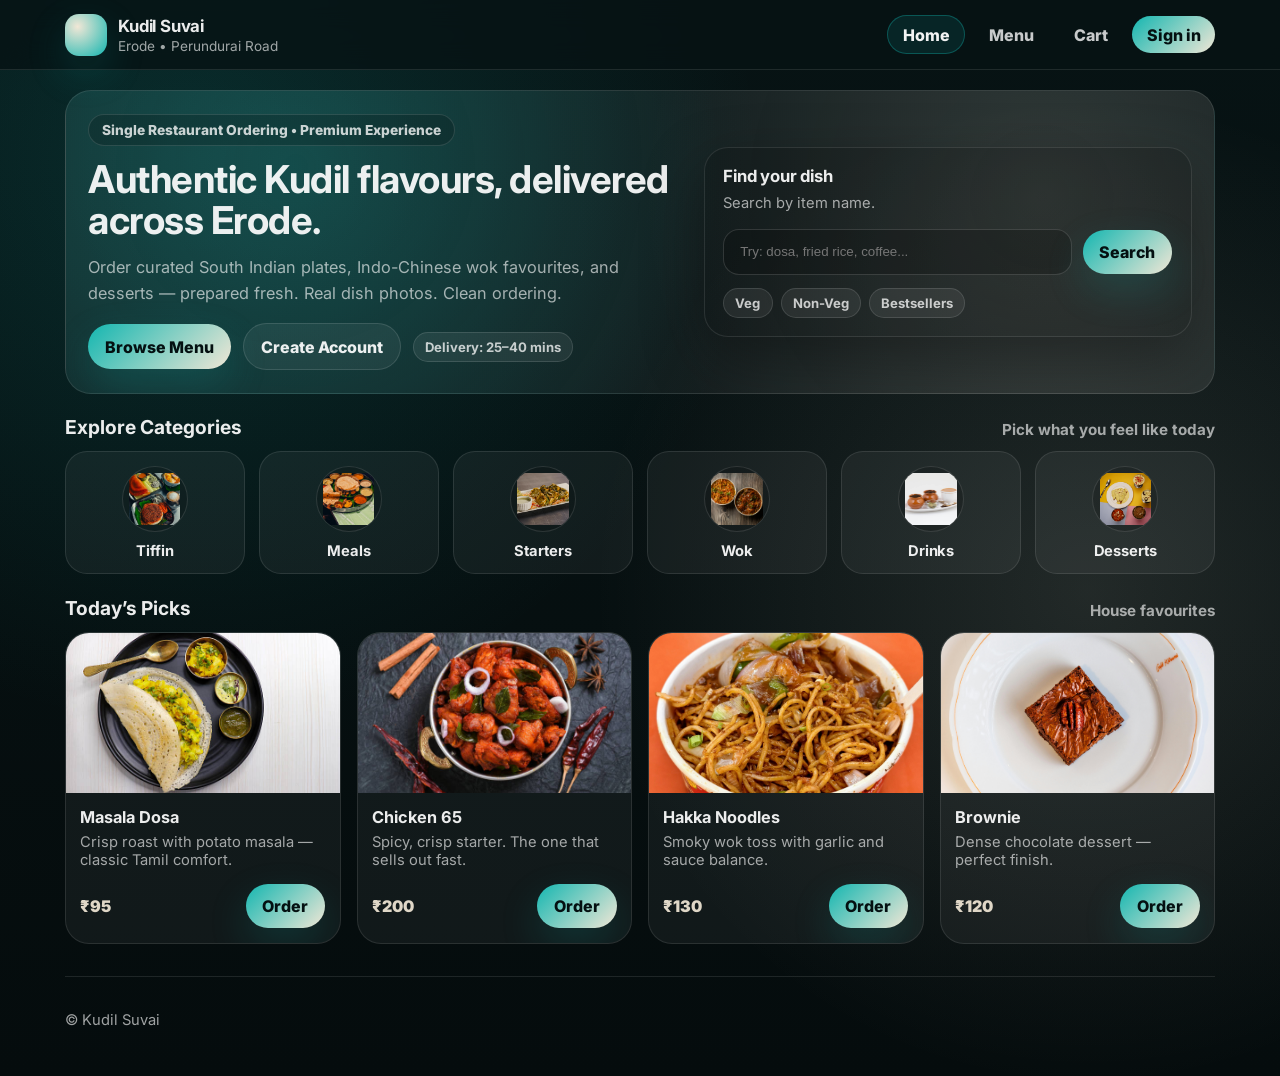
<file: index.html>
<!DOCTYPE html>
<html lang="en">
<head>
  <meta charset="UTF-8" />
  <meta name="viewport" content="width=device-width, initial-scale=1.0" />
  <title>Kudil Suvai • Erode</title>

  <link rel="stylesheet" href="base.css" />

  <style>
    /* Home only styles */
    .hero{
      margin-top: 1.25rem;
      padding: 1.4rem;
      border-radius: 26px;
      border: 1px solid rgba(255,255,255,.10);
      background:
        radial-gradient(circle at 20% 25%, rgba(19,182,176,.20), transparent 45%),
        radial-gradient(circle at 85% 35%, rgba(241,231,214,.14), transparent 40%),
        rgba(255,255,255,.05);
      overflow: hidden;
      position: relative;
    }

    .heroGrid{
      display:grid;
      grid-template-columns: 1.1fr .9fr;
      gap: 1.2rem;
      align-items:center;
    }

    .pill{
      display:inline-flex;
      gap:.5rem;
      align-items:center;
      padding:.45rem .8rem;
      border-radius: 999px;
      border:1px solid rgba(255,255,255,.12);
      background: rgba(0,0,0,.18);
      color: rgba(255,255,255,.78);
      font-weight: 800;
      font-size:.86rem;
    }

    .hero h1{
      margin:.8rem 0 0;
      font-size: clamp(2rem, 3vw, 2.65rem);
      line-height: 1.08;
      letter-spacing: -.5px;
    }

    .hero p{
      margin:.75rem 0 0;
      color: var(--muted);
      max-width: 62ch;
      font-size: 1.02rem;
      line-height: 1.6;
    }

    .heroCtas{
      margin-top: 1.1rem;
      display:flex;
      gap:.75rem;
      flex-wrap:wrap;
      align-items:center;
    }

    /* Search */
    .searchPanel{
      padding: 1.15rem;
      border-radius: 24px;
      border:1px solid rgba(255,255,255,.10);
      background: rgba(0,0,0,.18);
      box-shadow: 0 22px 60px rgba(0,0,0,.35);
    }

    .searchPanel h3{
      margin:0;
      font-size: 1.05rem;
      letter-spacing: -.2px;
    }

    .searchPanel p{
      margin:.35rem 0 0;
      color: var(--muted);
      font-size:.92rem;
    }

    .searchRow{
      margin-top: .85rem;
      display:flex;
      gap:.65rem;
      align-items:center;
      flex-wrap:wrap;
    }

    .searchRow input{
      flex: 1;
      min-width: 220px;
    }

    /* Category grid */
    .section{
      margin-top: 1.35rem;
    }

    .secTitle{
      display:flex;
      justify-content:space-between;
      gap:1rem;
      align-items:flex-end;
      margin-bottom: .75rem;
    }
    .secTitle h2{
      margin:0;
      font-size: 1.2rem;
    }
    .secTitle span{
      color: var(--muted);
      font-size:.95rem;
      font-weight: 700;
    }

    .catGrid{
      display:grid;
      grid-template-columns: repeat(6, 1fr);
      gap: .9rem;
    }

    .catCard{
      padding: .85rem .75rem;
      border-radius: 22px;
      border:1px solid rgba(255,255,255,.10);
      background: rgba(255,255,255,.05);
      display:flex;
      flex-direction:column;
      align-items:center;
      gap: .6rem;
      transition: transform .15s ease, border-color .15s ease;
    }
    .catCard:hover{
      transform: translateY(-3px);
      border-color: rgba(19,182,176,.35);
    }

    .catIcon{
      width: 66px;
      height: 66px;
      border-radius: 999px;
      border:1px solid rgba(255,255,255,.12);
      background: rgba(0,0,0,.16);
      display:flex;
      align-items:center;
      justify-content:center;
      overflow:hidden;
    }

    .catIcon img{
      width: 80%;
      height: 80%;
      object-fit: cover;
    }

    .catCard b{
      font-size:.92rem;
      letter-spacing: -.1px;
    }

    /* Featured dishes */
    .dishRow{
      display:grid;
      grid-template-columns: repeat(4,1fr);
      gap: 1rem;
    }

    .dish{
      border-radius: 24px;
      border:1px solid rgba(255,255,255,.10);
      background: rgba(255,255,255,.05);
      overflow:hidden;
      transition: transform .15s ease, border-color .15s ease;
    }
    .dish:hover{
      transform: translateY(-4px);
      border-color: rgba(19,182,176,.35);
    }

    .dishImg{
      height: 160px;
      background: rgba(0,0,0,.20);
    }
    .dishImg img{
      width:100%;
      height:100%;
      object-fit: cover;
      display:block;
    }

    .dishBody{
      padding: .9rem;
    }
    .dishBody h3{
      margin:0;
      font-size: 1.02rem;
    }
    .dishBody p{
      margin:.35rem 0 0;
      color: var(--muted);
      font-size: .92rem;
      min-height: 38px;
    }
    .dishFoot{
      margin-top:.8rem;
      display:flex;
      justify-content:space-between;
      align-items:center;
      gap:.7rem;
    }
    .price{
      font-weight: 900;
      color: rgba(241,231,214,.92);
    }

    @media(max-width: 1000px){
      .heroGrid{ grid-template-columns: 1fr; }
      .catGrid{ grid-template-columns: repeat(3,1fr); }
      .dishRow{ grid-template-columns: repeat(2,1fr); }
    }

    @media(max-width: 520px){
      .catGrid{ grid-template-columns: repeat(2,1fr); }
      .dishRow{ grid-template-columns: 1fr; }
    }
  </style>
</head>

<body>

  <!-- Navbar -->
  <header class="header">
    <div class="container topbar">

      <a class="brand" href="index.html" aria-label="Kudil Suvai Home">
        <div class="logoMark"></div>
        <div class="brandText">
          <b>Kudil Suvai</b>
          <small>Erode • Perundurai Road</small>
        </div>
      </a>

      <nav class="nav" aria-label="Main navigation">
        <a class="active" href="index.html">Home</a>
        <a href="menu.html">Menu</a>
        <a href="cart.html">Cart</a>
        <a class="navBtn" href="login.html">Sign in</a>
      </nav>

    </div>
  </header>

  <main class="container">

    <!-- HERO -->
    <section class="hero" aria-label="Home hero">
      <div class="heroGrid">
        <div>
          <span class="pill">Single Restaurant Ordering • Premium Experience</span>
          <h1>Authentic Kudil flavours, delivered across Erode.</h1>
          <p>
            Order curated South Indian plates, Indo-Chinese wok favourites, and desserts —
            prepared fresh. Real dish photos. Clean ordering.
          </p>

          <div class="heroCtas">
            <a class="btn primary" href="menu.html">Browse Menu</a>
            <a class="btn" href="register.html">Create Account</a>
            <span class="badge">Delivery: 25–40 mins</span>
          </div>
        </div>

        <aside class="searchPanel" aria-label="Search">
          <h3>Find your dish</h3>
          <p>Search by item name.</p>

          <div class="searchRow">
            <input class="input" type="search" placeholder="Try: dosa, fried rice, coffee..." />
            <a class="btn primary" href="menu.html">Search</a>
          </div>

          <div style="margin-top:.85rem;display:flex;gap:.5rem;flex-wrap:wrap;">
            <span class="badge">Veg</span>
            <span class="badge">Non-Veg</span>
            <span class="badge">Bestsellers</span>
          </div>
        </aside>
      </div>
    </section>

    <!-- CATEGORIES -->
    <section class="section" aria-label="Categories">
      <div class="secTitle">
        <h2>Explore Categories</h2>
        <span>Pick what you feel like today</span>
      </div>

      <div class="catGrid">
        <a class="catCard" href="menu.html#tiffin">
          <div class="catIcon"><img src="tiffin.jpg" alt="Tiffin"></div>
          <b>Tiffin</b>
        </a>

        <a class="catCard" href="menu.html#meals">
          <div class="catIcon"><img src="meals.jpg" alt="Meals"></div>
          <b>Meals</b>
        </a>

        <a class="catCard" href="menu.html#starters">
          <div class="catIcon"><img src="starters.jpg" alt="Starters"></div>
          <b>Starters</b>
        </a>

        <a class="catCard" href="menu.html#wok">
          <div class="catIcon"><img src="wok.jpg" alt="Wok"></div>
          <b>Wok</b>
        </a>

        <a class="catCard" href="menu.html#beverages">
          <div class="catIcon"><img src="beverages.jpg" alt="Beverages"></div>
          <b>Drinks</b>
        </a>

        <a class="catCard" href="menu.html#desserts">
          <div class="catIcon"><img src="desserts.jpg" alt="Desserts"></div>
          <b>Desserts</b>
        </a>
      </div>
    </section>

    <!-- FEATURED -->
    <section class="section" aria-label="Featured items">
      <div class="secTitle">
        <h2>Today’s Picks</h2>
        <span>House favourites</span>
      </div>

      <div class="dishRow">
        <article class="dish">
          <div class="dishImg"><img src="masaladosa.jpg" alt="Masala Dosa"></div>
          <div class="dishBody">
            <h3>Masala Dosa</h3>
            <p>Crisp roast with potato masala — classic Tamil comfort.</p>
            <div class="dishFoot">
              <span class="price">₹95</span>
              <a class="btn primary" href="menu.html#tiffin">Order</a>
            </div>
          </div>
        </article>

        <article class="dish">
          <div class="dishImg"><img src="chicken65.jpg" alt="Chicken 65"></div>
          <div class="dishBody">
            <h3>Chicken 65</h3>
            <p>Spicy, crisp starter. The one that sells out fast.</p>
            <div class="dishFoot">
              <span class="price">₹200</span>
              <a class="btn primary" href="menu.html#starters">Order</a>
            </div>
          </div>
        </article>

        <article class="dish">
          <div class="dishImg"><img src="hakkanoodles.jpg" alt="Hakka Noodles"></div>
          <div class="dishBody">
            <h3>Hakka Noodles</h3>
            <p>Smoky wok toss with garlic and sauce balance.</p>
            <div class="dishFoot">
              <span class="price">₹130</span>
              <a class="btn primary" href="menu.html#wok">Order</a>
            </div>
          </div>
        </article>

        <article class="dish">
          <div class="dishImg"><img src="brwnie.jpg" alt="Brownie"></div>
          <div class="dishBody">
            <h3>Brownie</h3>
            <p>Dense chocolate dessert — perfect finish.</p>
            <div class="dishFoot">
              <span class="price">₹120</span>
              <a class="btn primary" href="menu.html#desserts">Order</a>
            </div>
          </div>
        </article>
      </div>
    </section>

    <footer class="footer">
      <p>© Kudil Suvai </p>
    </footer>

  </main>
</body>
</html>
</file>
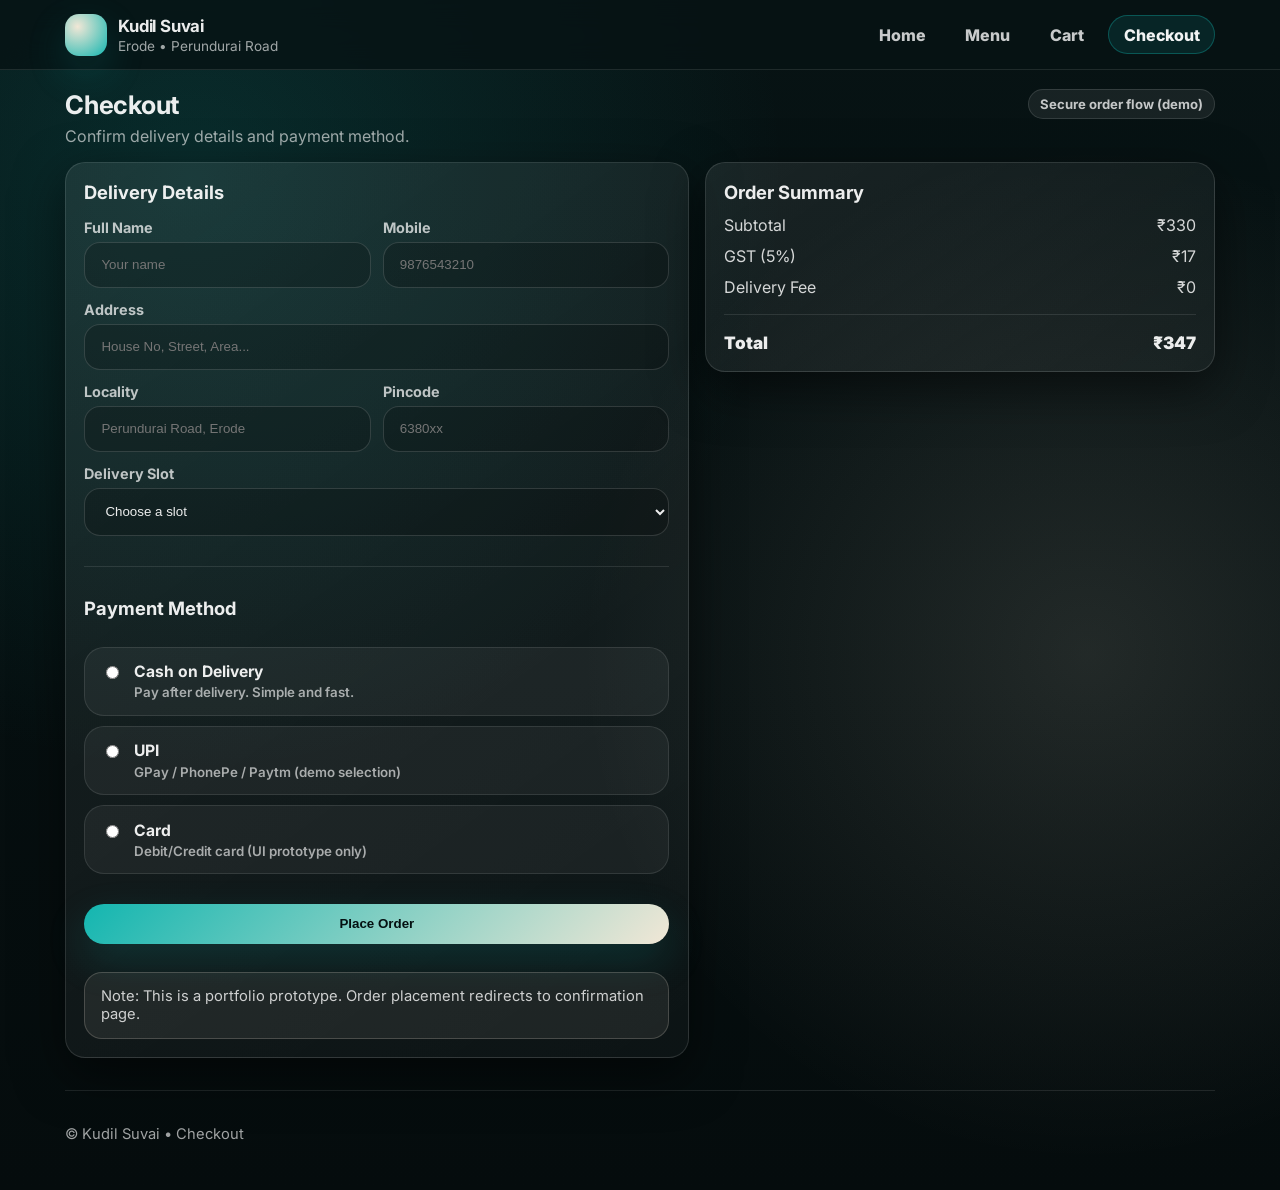
<file: checkout.html>
<!DOCTYPE html>
<html lang="en">
<head>
  <meta charset="UTF-8" />
  <meta name="viewport" content="width=device-width, initial-scale=1.0" />
  <title>Kudil Suvai • Checkout</title>

  <link rel="stylesheet" href="base.css" />
  <link rel="stylesheet" href="checkout.css" />
</head>

<body>

  <!-- Navbar -->
  <header class="header">
    <div class="container topbar">
      <a class="brand" href="index.html">
        <div class="logoMark"></div>
        <div class="brandText">
          <b>Kudil Suvai</b>
          <small>Erode • Perundurai Road</small>
        </div>
      </a>

      <nav class="nav">
        <a href="index.html">Home</a>
        <a href="menu.html">Menu</a>
        <a href="cart.html">Cart</a>
        <a class="active" href="checkout.html">Checkout</a>
      </nav>
    </div>
  </header>

  <main class="container">

    <section class="checkHead">
      <div>
        <h1>Checkout</h1>
        <p>Confirm delivery details and payment method.</p>
      </div>
      <span class="badge">Secure order flow (demo)</span>
    </section>

    <section class="checkLayout">

      <!-- LEFT -->
      <section class="card panel" aria-label="Checkout form">
        <h2>Delivery Details</h2>

        <form class="form" action="success.html" method="get">

          <div class="row2">
            <div>
              <label class="label" for="name">Full Name</label>
              <input class="input" id="name" name="name" type="text" required placeholder="Your name" />
            </div>

            <div>
              <label class="label" for="mobile">Mobile</label>
              <input class="input" id="mobile" name="mobile" type="tel" required placeholder="9876543210" pattern="[0-9]{10}" />
            </div>
          </div>

          <div>
            <label class="label" for="address">Address</label>
            <input class="input" id="address" name="address" type="text" required placeholder="House No, Street, Area..." />
          </div>

          <div class="row2">
            <div>
              <label class="label" for="locality">Locality</label>
              <input class="input" id="locality" name="locality" type="text" required placeholder="Perundurai Road, Erode" />
            </div>
            <div>
              <label class="label" for="pincode">Pincode</label>
              <input class="input" id="pincode" name="pincode" type="text" required placeholder="6380xx" />
            </div>
          </div>

          <div>
            <label class="label" for="slot">Delivery Slot</label>
            <select class="select" id="slot" name="slot" required>
              <option value="">Choose a slot</option>
              <option>ASAP (25–40 mins)</option>
              <option>In 1 hour</option>
              <option>Tonight (7 PM – 9 PM)</option>
            </select>
          </div>

          <div class="hr"></div>

          <h2>Payment Method</h2>
          <div class="payGrid">

            <label class="payCard">
              <input type="radio" name="pay" required />
              <div>
                <b>Cash on Delivery</b>
                <small>Pay after delivery. Simple and fast.</small>
              </div>
            </label>

            <label class="payCard">
              <input type="radio" name="pay" required />
              <div>
                <b>UPI</b>
                <small>GPay / PhonePe / Paytm (demo selection)</small>
              </div>
            </label>

            <label class="payCard">
              <input type="radio" name="pay" required />
              <div>
                <b>Card</b>
                <small>Debit/Credit card (UI prototype only)</small>
              </div>
            </label>

          </div>

          <button class="btn primary placeBtn" type="submit">Place Order</button>

          <div class="note">
            Note: This is a portfolio prototype. Order placement redirects to confirmation page.
          </div>

        </form>
      </section>

      <!-- RIGHT -->
      <aside class="card summary" aria-label="Order summary">
        <h2>Order Summary</h2>

        <div class="line">
          <div>Subtotal</div>
          <div>₹330</div>
        </div>
        <div class="line">
          <div>GST (5%)</div>
          <div>₹17</div>
        </div>
        <div class="line">
          <div>Delivery Fee</div>
          <div>₹0</div>
        </div>

        <div class="hr"></div>

        <div class="total">
          <div>Total</div>
          <div>₹347</div>
        </div>

        
    </section>

    <footer class="footer">
      <p>© Kudil Suvai • Checkout</p>
    </footer>

  </main>
</body>
</html>
</file>
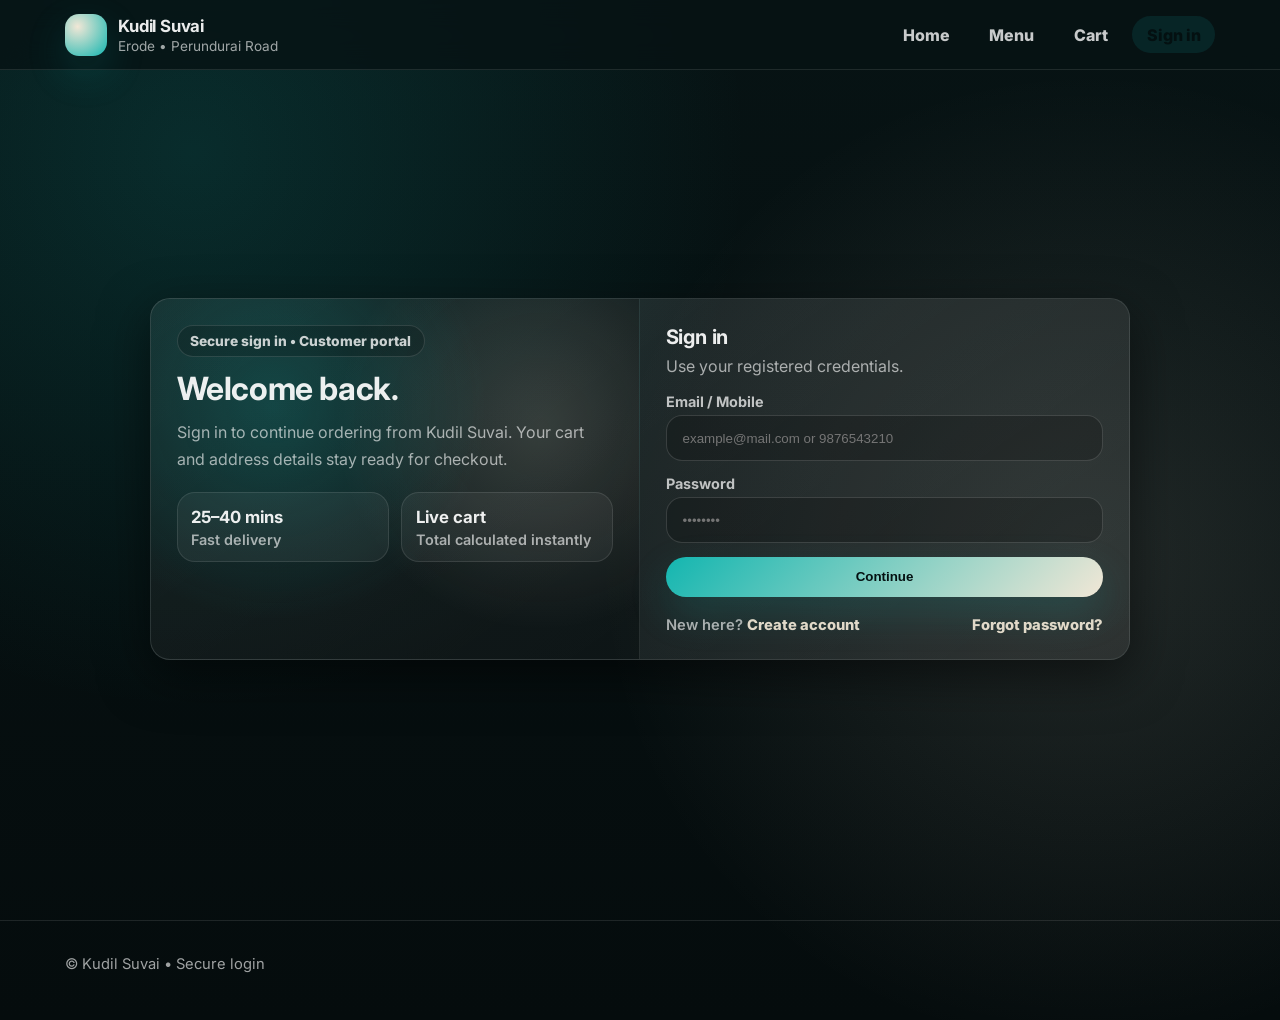
<file: login.html>
<!DOCTYPE html>
<html lang="en">
<head>
  <meta charset="UTF-8" />
  <meta name="viewport" content="width=device-width, initial-scale=1.0" />
  <title>Kudil Suvai • Login</title>

  <link rel="stylesheet" href="base.css" />
  <link rel="stylesheet" href="auth.css" />
</head>

<body>

  <!-- Navbar -->
  <header class="header">
    <div class="container topbar">
      <a class="brand" href="index.html">
        <div class="logoMark"></div>
        <div class="brandText">
          <b>Kudil Suvai</b>
          <small>Erode • Perundurai Road</small>
        </div>
      </a>

      <nav class="nav">
        <a href="index.html">Home</a>
        <a href="menu.html">Menu</a>
        <a href="cart.html">Cart</a>
        <a class="navBtn active" href="login.html">Sign in</a>
      </nav>
    </div>
  </header>

  <main class="authWrap">
    <section class="card authCard" aria-label="Login section">

      <div class="authLeft">
        <span class="pill">Secure sign in • Customer portal</span>
        <h1>Welcome back.</h1>
        <p>
          Sign in to continue ordering from Kudil Suvai.
          Your cart and address details stay ready for checkout.
        </p>

        <div class="miniStats">
          <div class="miniStat">
            <b>25–40 mins</b>
            <span>Fast delivery</span>
          </div>
          <div class="miniStat">
            <b>Live cart</b>
            <span>Total calculated instantly</span>
          </div>
        </div>
      </div>

      <div class="authRight">
        <h2>Sign in</h2>
        <p>Use your registered credentials.</p>

        <form class="form" action="menu.html" method="get">
          <div>
            <label class="label" for="email">Email / Mobile</label>
            <input class="input" id="email" name="email" type="text" required placeholder="example@mail.com or 9876543210">
          </div>

          <div>
            <label class="label" for="pass">Password</label>
            <input class="input" id="pass" name="pass" type="password" required placeholder="••••••••">
          </div>

          <button class="btn primary" type="submit">Continue</button>

          <div class="formFooter">
            <span class="helper">New here? <a href="register.html">Create account</a></span>
            <span class="helper"><a href="#">Forgot password?</a></span>
          </div>
        </form>
      </div>

    </section>
  </main>

  <footer class="footer">
    <div class="container">
      <p>© Kudil Suvai • Secure login</p>
    </div>
    
  </footer>

</body>
</html>
</file>
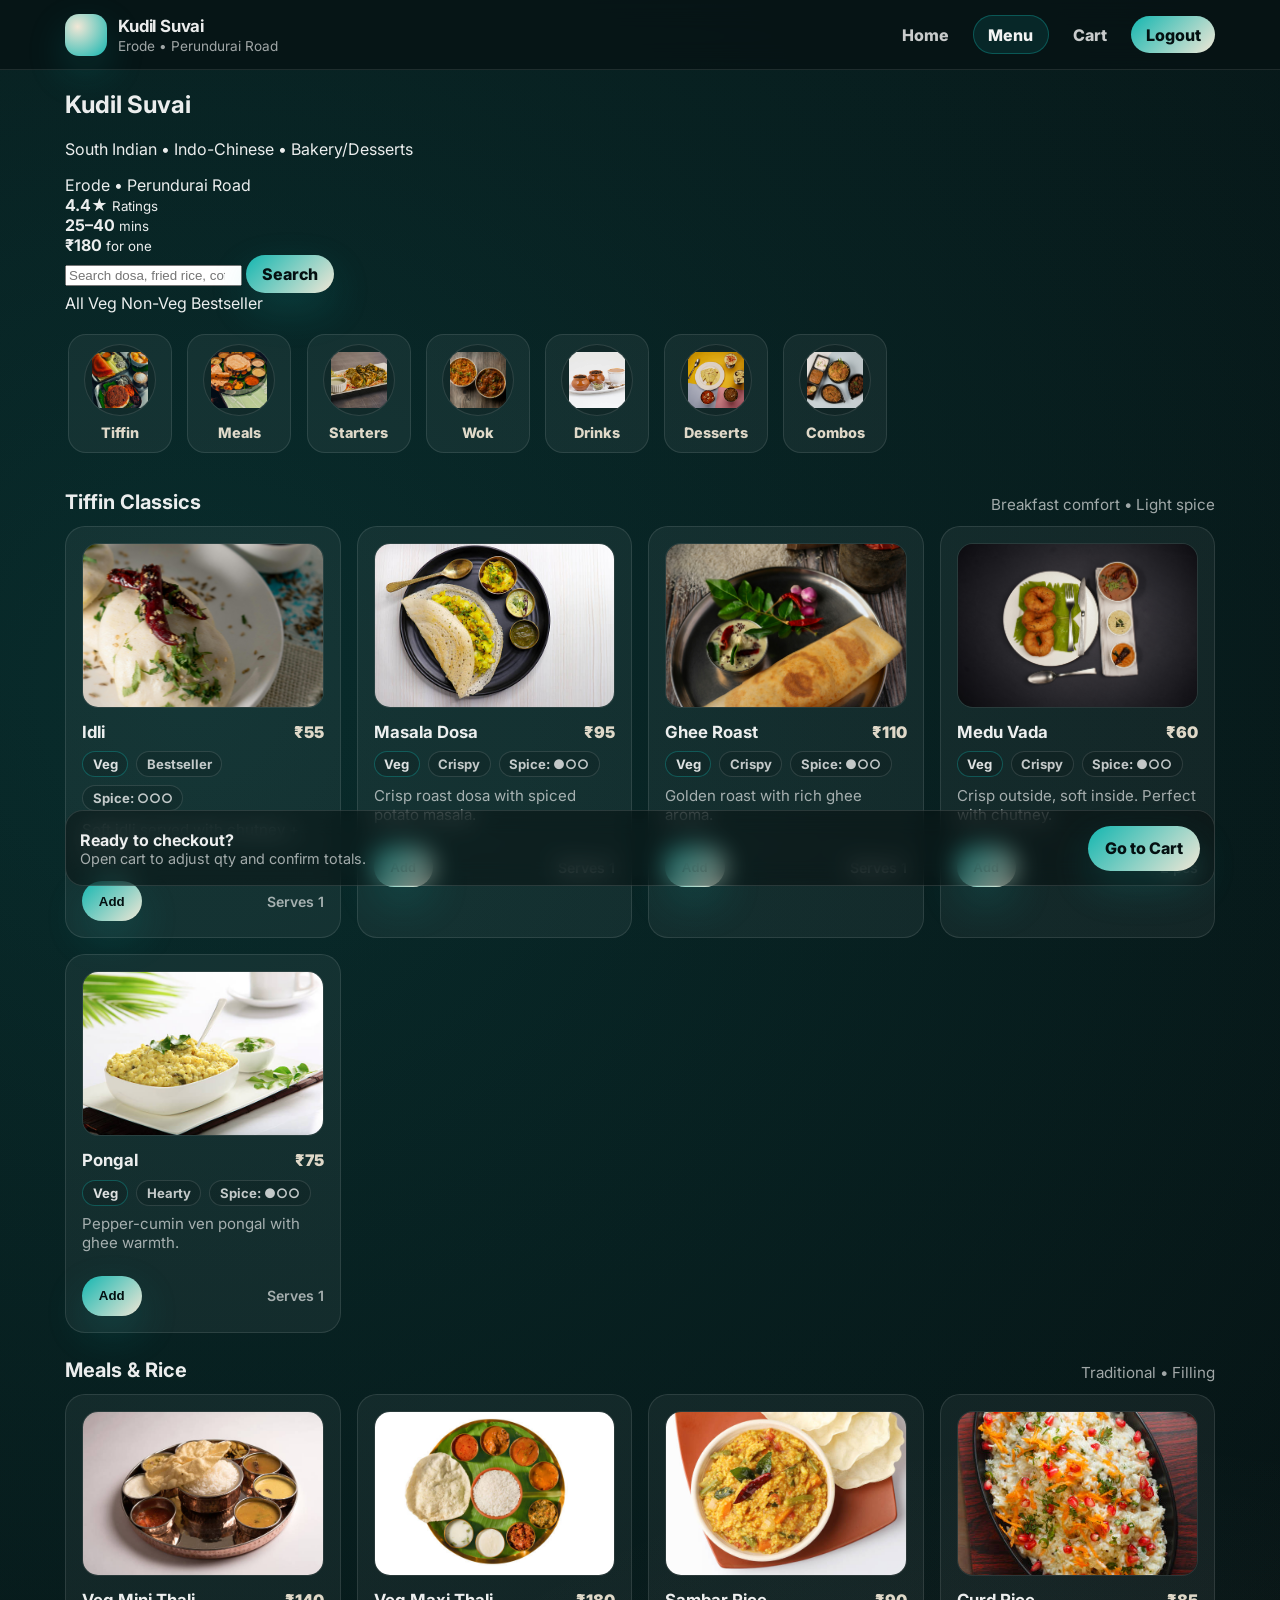
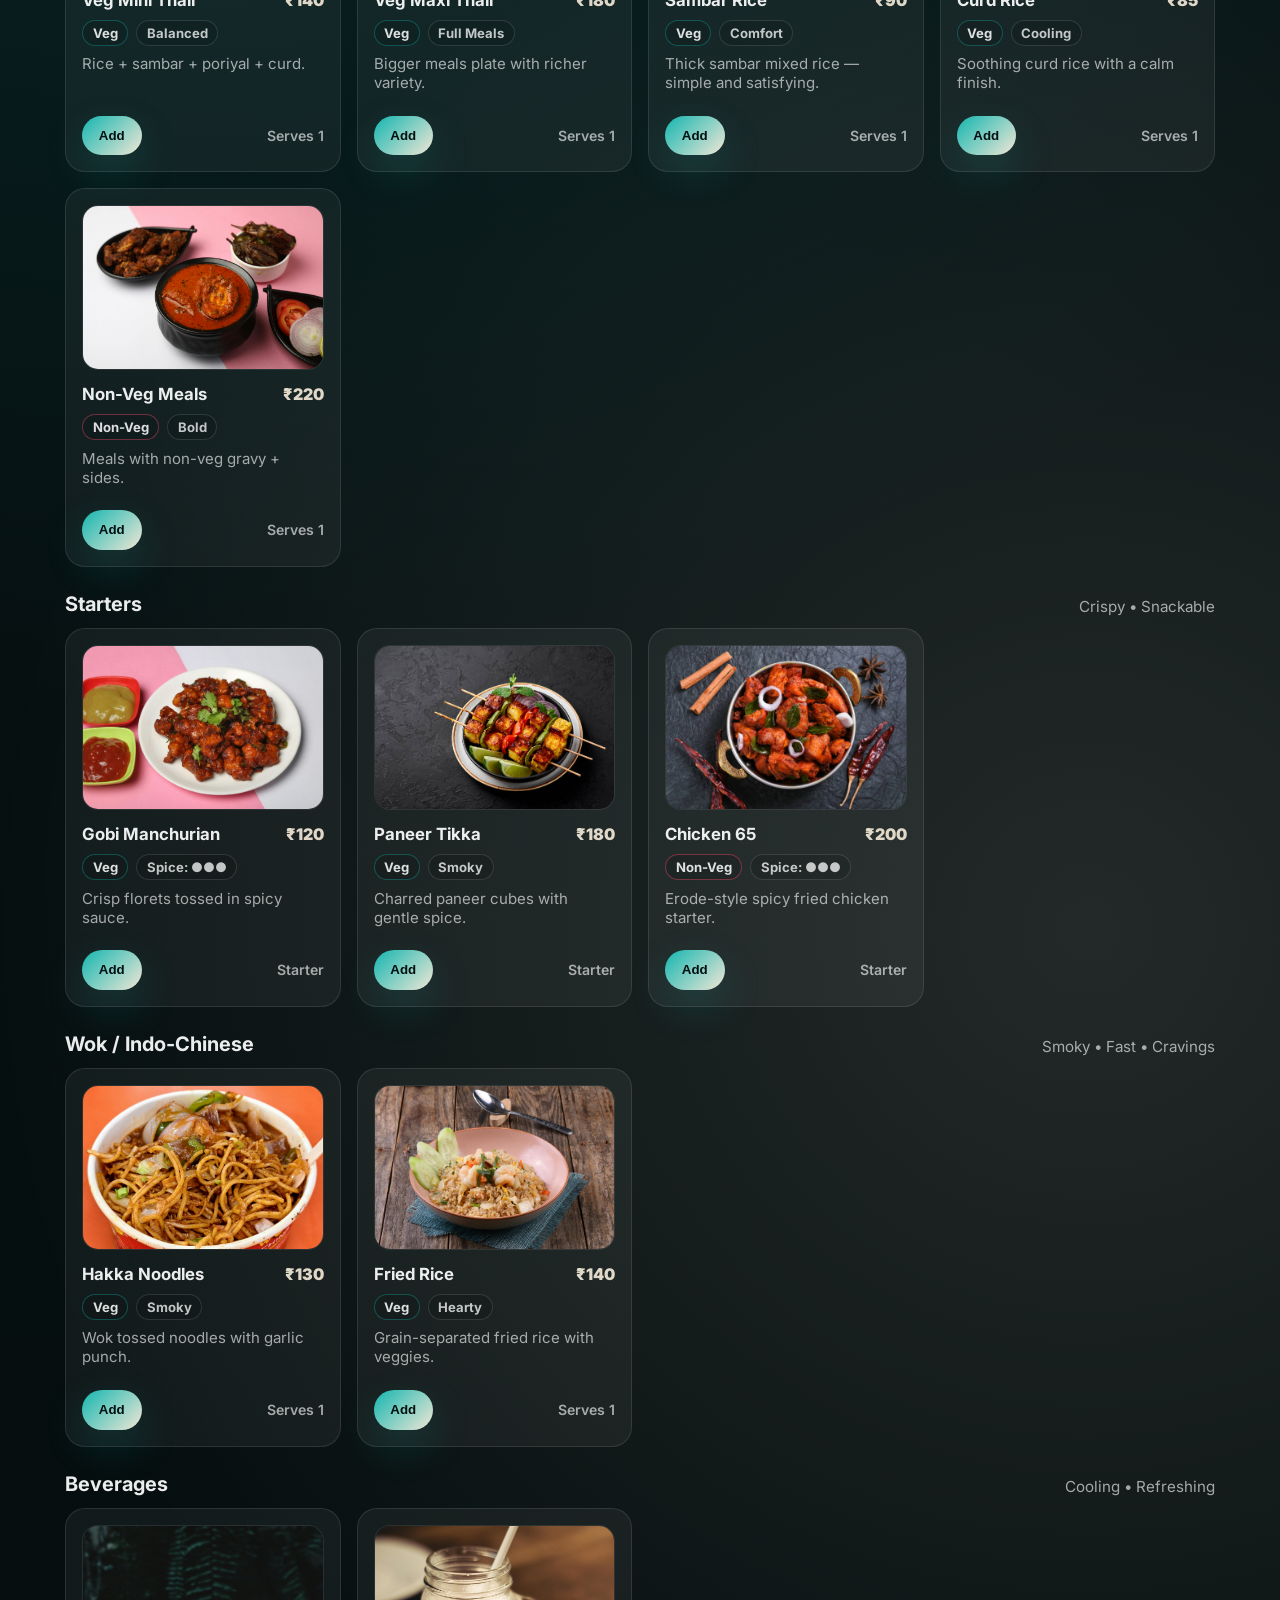
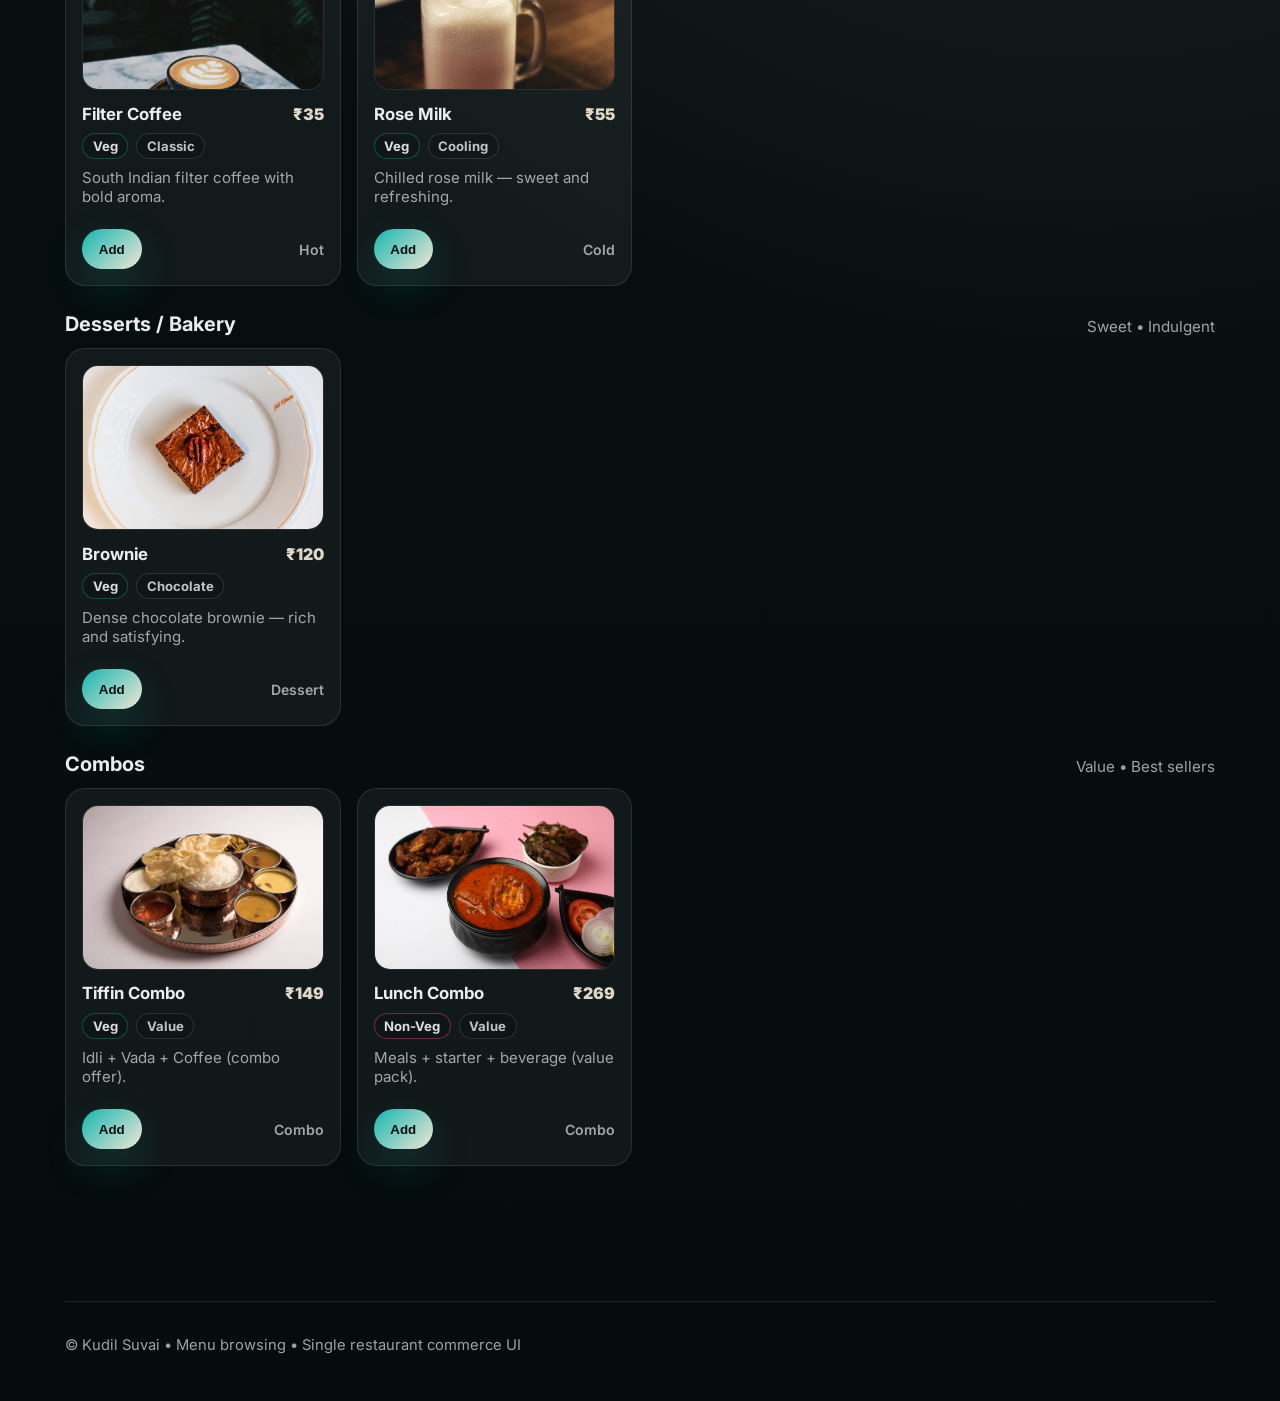
<file: menu.html>
<!DOCTYPE html>
<html lang="en">
<head>
  <meta charset="UTF-8" />
  <meta name="viewport" content="width=device-width, initial-scale=1.0" />
  <title>Kudil Suvai • Menu</title>

  <link rel="stylesheet" href="base.css" />
  <link rel="stylesheet" href="menu.css" />
</head>

<body>

  <!-- NAVBAR -->
  <header class="header">
    <div class="container topbar">

      <a class="brand" href="index.html" aria-label="Kudil Suvai Home">
        <div class="logoMark"></div>
        <div class="brandText">
          <b>Kudil Suvai</b>
          <small>Erode • Perundurai Road</small>
        </div>
      </a>

      <nav class="nav" aria-label="Main navigation">
        <a href="index.html">Home</a>
        <a class="active" href="menu.html">Menu</a>
        <a href="cart.html">Cart</a>
        <a class="navBtn" href="login.html">Logout</a>
      </nav>

    </div>
  </header>

  <main class="container">

    <!-- RESTAURANT HEADER -->
    <section class="restBar" aria-label="Restaurant info">
      <div class="restLeft">
        <h1>Kudil Suvai</h1>
        <p>South Indian • Indo-Chinese • Bakery/Desserts</p>
        <span>Erode • Perundurai Road</span>
      </div>

      <div class="restStats">
        <div class="stat">
          <b>4.4★</b>
          <small>Ratings</small>
        </div>
        <div class="stat">
          <b>25–40</b>
          <small>mins</small>
        </div>
        <div class="stat">
          <b>₹180</b>
          <small>for one</small>
        </div>
      </div>
    </section>

    <!-- SEARCH + FILTER BAR (UI only) -->
    <section class="menuTools" aria-label="Search and filters">
      <div class="searchBox">
        <input type="search" placeholder="Search dosa, fried rice, coffee..." />
        <a class="btn primary" href="#tiffin" style="padding:.55rem 1rem;">Search</a>
      </div>

      <div class="filterRow">
        <a class="filterChip active" href="#">All</a>
        <a class="filterChip" href="#">Veg</a>
        <a class="filterChip" href="#">Non-Veg</a>
        <a class="filterChip" href="#">Bestseller</a>
      </div>
    </section>

    <!-- CATEGORY ICON ROW -->
    <section class="catRow" aria-label="Categories">
      <a class="catBubble" href="#tiffin">
        <div class="catImgWrap"><img src="tiffin.jpg" alt="Tiffin"></div>
        <span>Tiffin</span>
      </a>

      <a class="catBubble" href="#meals">
        <div class="catImgWrap"><img src="meals.jpg" alt="Meals"></div>
        <span>Meals</span>
      </a>

      <a class="catBubble" href="#starters">
        <div class="catImgWrap"><img src="starters.jpg" alt="Starters"></div>
        <span>Starters</span>
      </a>

      <a class="catBubble" href="#wok">
        <div class="catImgWrap"><img src="wok.jpg" alt="Indo-Chinese"></div>
        <span>Wok</span>
      </a>

      <a class="catBubble" href="#beverages">
        <div class="catImgWrap"><img src="beverages.jpg" alt="Beverages"></div>
        <span>Drinks</span>
      </a>

      <a class="catBubble" href="#desserts">
        <div class="catImgWrap"><img src="desserts.jpg" alt="Desserts"></div>
        <span>Desserts</span>
      </a>

      <a class="catBubble" href="#combos">
        <div class="catImgWrap"><img src="combos.jpg" alt="Combos"></div>
        <span>Combos</span>
      </a>
    </section>

    <!-- TIFFIN -->
    <section class="section" id="tiffin" aria-label="Tiffin classics">
      <div class="sectionTitle">
        <h2>Tiffin Classics</h2>
        <span>Breakfast comfort • Light spice</span>
      </div>

      <div class="grid">
        <article class="foodCard">
          <div class="foodMedia"><img src="idly.jpg" alt="Idli"></div>
          <div class="foodTop">
            <h3>Idli</h3>
            <div class="price">₹55</div>
          </div>
          <div class="meta">
            <span class="tag veg">Veg</span>
            <span class="tag">Bestseller</span>
            <span class="tag">Spice: ○○○</span>
          </div>
          <p class="desc">Soft idli served with chutney + sambar.</p>
          <div class="actions">
            <button class="btn primary" type="button">Add</button>
            <span class="qtyHint">Serves 1</span>
          </div>
        </article>

        <article class="foodCard">
          <div class="foodMedia"><img src="masaladosa.jpg" alt="Masala Dosa"></div>
          <div class="foodTop">
            <h3>Masala Dosa</h3>
            <div class="price">₹95</div>
          </div>
          <div class="meta">
            <span class="tag veg">Veg</span>
            <span class="tag">Crispy</span>
            <span class="tag">Spice: ●○○</span>
          </div>
          <p class="desc">Crisp roast dosa with spiced potato masala.</p>
          <div class="actions">
            <button class="btn primary" type="button">Add</button>
            <span class="qtyHint">Serves 1</span>
          </div>
        </article>

        <article class="foodCard">
          <div class="foodMedia"><img src="gheeroast.jpg" alt="Ghee Roast"></div>
          <div class="foodTop">
            <h3>Ghee Roast</h3>
            <div class="price">₹110</div>
          </div>
          <div class="meta">
            <span class="tag veg">Veg</span>
            <span class="tag">Crispy</span>
            <span class="tag">Spice: ●○○</span>
          </div>
          <p class="desc">Golden roast with rich ghee aroma.</p>
          <div class="actions">
            <button class="btn primary" type="button">Add</button>
            <span class="qtyHint">Serves 1</span>
          </div>
        </article>

        <article class="foodCard">
          <div class="foodMedia"><img src="meduvada.jpg" alt="Medu Vada"></div>
          <div class="foodTop">
            <h3>Medu Vada</h3>
            <div class="price">₹60</div>
          </div>
          <div class="meta">
            <span class="tag veg">Veg</span>
            <span class="tag">Crispy</span>
            <span class="tag">Spice: ●○○</span>
          </div>
          <p class="desc">Crisp outside, soft inside. Perfect with chutney.</p>
          <div class="actions">
            <button class="btn primary" type="button">Add</button>
            <span class="qtyHint">2 pcs</span>
          </div>
        </article>

        <article class="foodCard">
          <div class="foodMedia"><img src="pongal.jpg" alt="Pongal"></div>
          <div class="foodTop">
            <h3>Pongal</h3>
            <div class="price">₹75</div>
          </div>
          <div class="meta">
            <span class="tag veg">Veg</span>
            <span class="tag">Hearty</span>
            <span class="tag">Spice: ●○○</span>
          </div>
          <p class="desc">Pepper-cumin ven pongal with ghee warmth.</p>
          <div class="actions">
            <button class="btn primary" type="button">Add</button>
            <span class="qtyHint">Serves 1</span>
          </div>
        </article>
      </div>
    </section>

    <!-- MEALS -->
    <section class="section" id="meals" aria-label="Meals and rice">
      <div class="sectionTitle">
        <h2>Meals & Rice</h2>
        <span>Traditional • Filling</span>
      </div>

      <div class="grid">
        <article class="foodCard">
          <div class="foodMedia"><img src="vegminithali.jpg" alt="Veg Mini Thali"></div>
          <div class="foodTop">
            <h3>Veg Mini Thali</h3>
            <div class="price">₹140</div>
          </div>
          <div class="meta">
            <span class="tag veg">Veg</span>
            <span class="tag">Balanced</span>
          </div>
          <p class="desc">Rice + sambar + poriyal + curd.</p>
          <div class="actions"><button class="btn primary" type="button">Add</button><span class="qtyHint">Serves 1</span></div>
        </article>

        <article class="foodCard">
          <div class="foodMedia"><img src="vegmaxithali.jpg" alt="Veg Maxi Thali"></div>
          <div class="foodTop">
            <h3>Veg Maxi Thali</h3>
            <div class="price">₹180</div>
          </div>
          <div class="meta">
            <span class="tag veg">Veg</span>
            <span class="tag">Full Meals</span>
          </div>
          <p class="desc">Bigger meals plate with richer variety.</p>
          <div class="actions"><button class="btn primary" type="button">Add</button><span class="qtyHint">Serves 1</span></div>
        </article>

        <article class="foodCard">
          <div class="foodMedia"><img src="sambharrice.jpg" alt="Sambar Rice"></div>
          <div class="foodTop">
            <h3>Sambar Rice</h3>
            <div class="price">₹90</div>
          </div>
          <div class="meta">
            <span class="tag veg">Veg</span>
            <span class="tag">Comfort</span>
          </div>
          <p class="desc">Thick sambar mixed rice — simple and satisfying.</p>
          <div class="actions"><button class="btn primary" type="button">Add</button><span class="qtyHint">Serves 1</span></div>
        </article>

        <article class="foodCard">
          <div class="foodMedia"><img src="curdrice.jpg" alt="Curd Rice"></div>
          <div class="foodTop">
            <h3>Curd Rice</h3>
            <div class="price">₹85</div>
          </div>
          <div class="meta">
            <span class="tag veg">Veg</span>
            <span class="tag">Cooling</span>
          </div>
          <p class="desc">Soothing curd rice with a calm finish.</p>
          <div class="actions"><button class="btn primary" type="button">Add</button><span class="qtyHint">Serves 1</span></div>
        </article>

        <article class="foodCard">
          <div class="foodMedia"><img src="nonvegmeals.jpg" alt="Non Veg Meals"></div>
          <div class="foodTop">
            <h3>Non-Veg Meals</h3>
            <div class="price">₹220</div>
          </div>
          <div class="meta">
            <span class="tag nveg">Non-Veg</span>
            <span class="tag">Bold</span>
          </div>
          <p class="desc">Meals with non-veg gravy + sides.</p>
          <div class="actions"><button class="btn primary" type="button">Add</button><span class="qtyHint">Serves 1</span></div>
        </article>
      </div>
    </section>

    <!-- STARTERS -->
    <section class="section" id="starters" aria-label="Starters">
      <div class="sectionTitle">
        <h2>Starters</h2>
        <span>Crispy • Snackable</span>
      </div>

      <div class="grid">
        <article class="foodCard">
          <div class="foodMedia"><img src="gobimanchurian.jpg" alt="Gobi Manchurian"></div>
          <div class="foodTop">
            <h3>Gobi Manchurian</h3>
            <div class="price">₹120</div>
          </div>
          <div class="meta">
            <span class="tag veg">Veg</span>
            <span class="tag">Spice: ●●●</span>
          </div>
          <p class="desc">Crisp florets tossed in spicy sauce.</p>
          <div class="actions"><button class="btn primary" type="button">Add</button><span class="qtyHint">Starter</span></div>
        </article>

        <article class="foodCard">
          <div class="foodMedia"><img src="paneertikka.jpg" alt="Paneer Tikka"></div>
          <div class="foodTop">
            <h3>Paneer Tikka</h3>
            <div class="price">₹180</div>
          </div>
          <div class="meta">
            <span class="tag veg">Veg</span>
            <span class="tag">Smoky</span>
          </div>
          <p class="desc">Charred paneer cubes with gentle spice.</p>
          <div class="actions"><button class="btn primary" type="button">Add</button><span class="qtyHint">Starter</span></div>
        </article>

        <article class="foodCard">
          <div class="foodMedia"><img src="chicken65.jpg" alt="Chicken 65"></div>
          <div class="foodTop">
            <h3>Chicken 65</h3>
            <div class="price">₹200</div>
          </div>
          <div class="meta">
            <span class="tag nveg">Non-Veg</span>
            <span class="tag">Spice: ●●●</span>
          </div>
          <p class="desc">Erode-style spicy fried chicken starter.</p>
          <div class="actions"><button class="btn primary" type="button">Add</button><span class="qtyHint">Starter</span></div>
        </article>
      </div>
    </section>

    <!-- WOK -->
    <section class="section" id="wok" aria-label="Indo-Chinese">
      <div class="sectionTitle">
        <h2>Wok / Indo-Chinese</h2>
        <span>Smoky • Fast • Cravings</span>
      </div>

      <div class="grid">
        <article class="foodCard">
          <div class="foodMedia"><img src="hakkanoodles.jpg" alt="Hakka Noodles"></div>
          <div class="foodTop"><h3>Hakka Noodles</h3><div class="price">₹130</div></div>
          <div class="meta"><span class="tag veg">Veg</span><span class="tag">Smoky</span></div>
          <p class="desc">Wok tossed noodles with garlic punch.</p>
          <div class="actions"><button class="btn primary" type="button">Add</button><span class="qtyHint">Serves 1</span></div>
        </article>

        <article class="foodCard">
          <div class="foodMedia"><img src="friedrice.jpg" alt="Fried Rice"></div>
          <div class="foodTop"><h3>Fried Rice</h3><div class="price">₹140</div></div>
          <div class="meta"><span class="tag veg">Veg</span><span class="tag">Hearty</span></div>
          <p class="desc">Grain-separated fried rice with veggies.</p>
          <div class="actions"><button class="btn primary" type="button">Add</button><span class="qtyHint">Serves 1</span></div>
        </article>
      </div>
    </section>

    <!-- BEVERAGES -->
    <section class="section" id="beverages" aria-label="Beverages">
      <div class="sectionTitle">
        <h2>Beverages</h2>
        <span>Cooling • Refreshing</span>
      </div>

      <div class="grid">
        <article class="foodCard">
          <div class="foodMedia"><img src="coffee.jpg" alt="Coffee"></div>
          <div class="foodTop"><h3>Filter Coffee</h3><div class="price">₹35</div></div>
          <div class="meta"><span class="tag veg">Veg</span><span class="tag">Classic</span></div>
          <p class="desc">South Indian filter coffee with bold aroma.</p>
          <div class="actions"><button class="btn primary" type="button">Add</button><span class="qtyHint">Hot</span></div>
        </article>

        <article class="foodCard">
          <div class="foodMedia"><img src="rosemilk.jpg" alt="Rose Milk"></div>
          <div class="foodTop"><h3>Rose Milk</h3><div class="price">₹55</div></div>
          <div class="meta"><span class="tag veg">Veg</span><span class="tag">Cooling</span></div>
          <p class="desc">Chilled rose milk — sweet and refreshing.</p>
          <div class="actions"><button class="btn primary" type="button">Add</button><span class="qtyHint">Cold</span></div>
        </article>
      </div>
    </section>

    <!-- DESSERTS -->
    <section class="section" id="desserts" aria-label="Desserts">
      <div class="sectionTitle">
        <h2>Desserts / Bakery</h2>
        <span>Sweet • Indulgent</span>
      </div>

      <div class="grid">
        <article class="foodCard">
          <div class="foodMedia"><img src="brwnie.jpg" alt="Brownie"></div>
          <div class="foodTop"><h3>Brownie</h3><div class="price">₹120</div></div>
          <div class="meta"><span class="tag veg">Veg</span><span class="tag">Chocolate</span></div>
          <p class="desc">Dense chocolate brownie — rich and satisfying.</p>
          <div class="actions"><button class="btn primary" type="button">Add</button><span class="qtyHint">Dessert</span></div>
        </article>
      </div>
    </section>

    <!-- COMBOS -->
    <section class="section" id="combos" aria-label="Combos">
      <div class="sectionTitle">
        <h2>Combos</h2>
        <span>Value • Best sellers</span>
      </div>

      <div class="grid">
        <article class="foodCard">
          <div class="foodMedia"><img src="vegminithali.jpg" alt="Tiffin Combo"></div>
          <div class="foodTop"><h3>Tiffin Combo</h3><div class="price">₹149</div></div>
          <div class="meta"><span class="tag veg">Veg</span><span class="tag">Value</span></div>
          <p class="desc">Idli + Vada + Coffee (combo offer).</p>
          <div class="actions"><button class="btn primary" type="button">Add</button><span class="qtyHint">Combo</span></div>
        </article>

        <article class="foodCard">
          <div class="foodMedia"><img src="nonvegmeals.jpg" alt="Lunch Combo"></div>
          <div class="foodTop"><h3>Lunch Combo</h3><div class="price">₹269</div></div>
          <div class="meta"><span class="tag nveg">Non-Veg</span><span class="tag">Value</span></div>
          <p class="desc">Meals + starter + beverage (value pack).</p>
          <div class="actions"><button class="btn primary" type="button">Add</button><span class="qtyHint">Combo</span></div>
        </article>
      </div>
    </section>

    <!-- Sticky cart bar -->
    <section class="cartBar" aria-label="Cart preview">
      <div>
        <b>Ready to checkout?</b>
        <span>Open cart to adjust qty and confirm totals.</span>
      </div>
      <a class="btn primary" href="cart.html">Go to Cart</a>
    </section>

    <footer class="footer">
      <p>© Kudil Suvai • Menu browsing • Single restaurant commerce UI</p>
    </footer>

  </main>

</body>
</html>
</file>
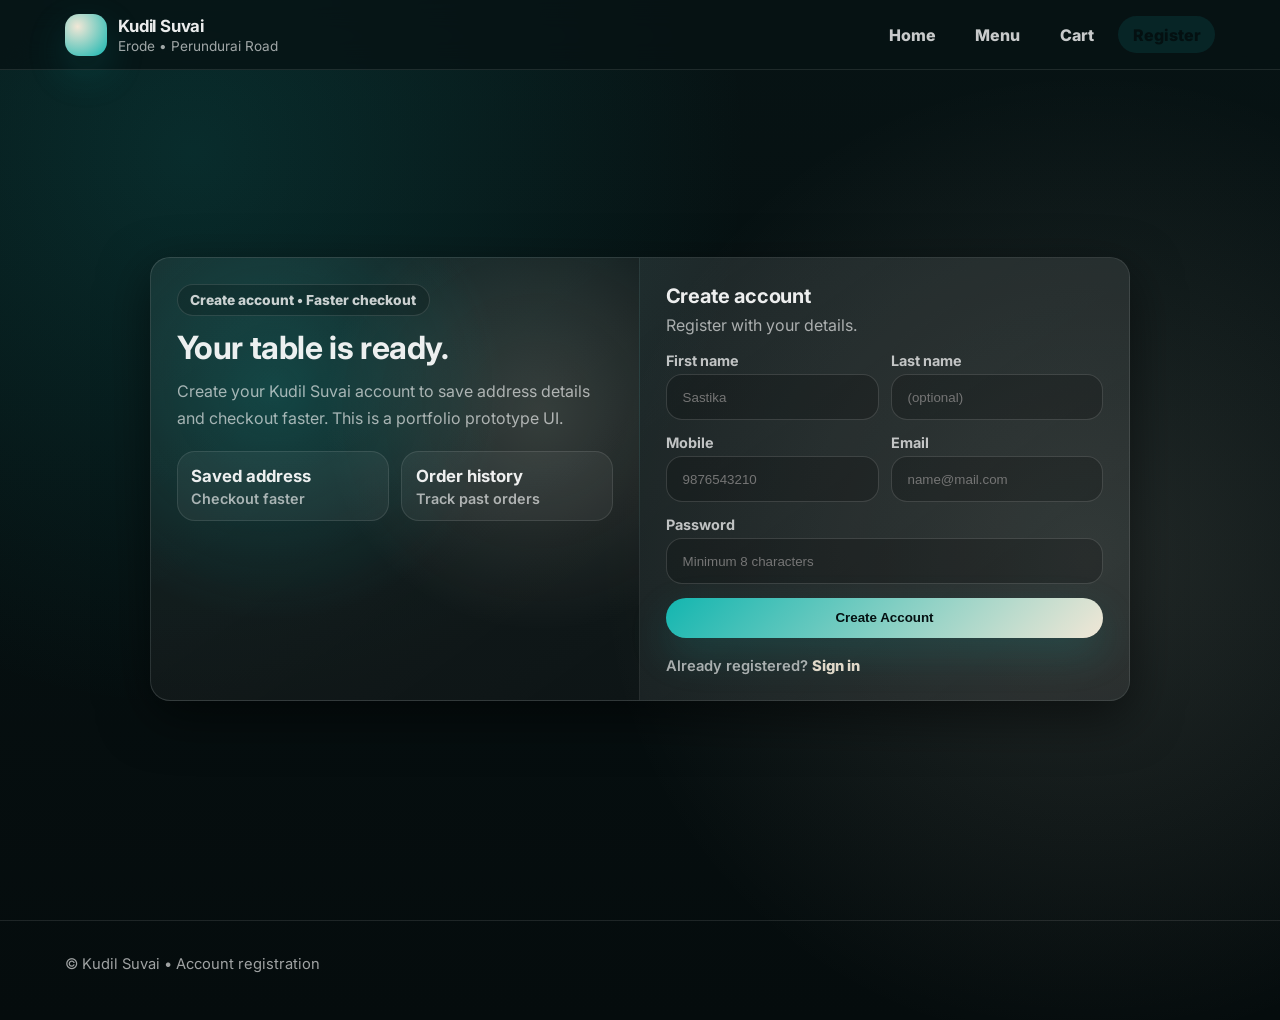
<file: register.html>
<!DOCTYPE html>
<html lang="en">
<head>
  <meta charset="UTF-8" />
  <meta name="viewport" content="width=device-width, initial-scale=1.0" />
  <title>Kudil Suvai • Register</title>

  <link rel="stylesheet" href="base.css" />
  <link rel="stylesheet" href="auth.css" />
</head>

<body>

  <!-- Navbar -->
  <header class="header">
    <div class="container topbar">
      <a class="brand" href="index.html">
        <div class="logoMark"></div>
        <div class="brandText">
          <b>Kudil Suvai</b>
          <small>Erode • Perundurai Road</small>
        </div>
      </a>

      <nav class="nav">
        <a href="index.html">Home</a>
        <a href="menu.html">Menu</a>
        <a href="cart.html">Cart</a>
        <a class="navBtn active" href="register.html">Register</a>
      </nav>
    </div>
  </header>

  <main class="authWrap">
    <section class="card authCard" aria-label="Register section">

      <div class="authLeft">
        <span class="pill">Create account • Faster checkout</span>
        <h1>Your table is ready.</h1>
        <p>
          Create your Kudil Suvai account to save address details and
          checkout faster. This is a portfolio prototype UI.
        </p>

        <div class="miniStats">
          <div class="miniStat">
            <b>Saved address</b>
            <span>Checkout faster</span>
          </div>
          <div class="miniStat">
            <b>Order history</b>
            <span>Track past orders</span>
          </div>
        </div>
      </div>

      <div class="authRight">
        <h2>Create account</h2>
        <p>Register with your details.</p>

        <form class="form" action="login.html" method="get">
          <div class="row2">
            <div>
              <label class="label" for="fname">First name</label>
              <input class="input" id="fname" name="fname" type="text" required placeholder="Sastika">
            </div>
            <div>
              <label class="label" for="lname">Last name</label>
              <input class="input" id="lname" name="lname" type="text" required placeholder="(optional)">
            </div>
          </div>

          <div class="row2">
            <div>
              <label class="label" for="mobile">Mobile</label>
              <input class="input" id="mobile" name="mobile" type="tel" required placeholder="9876543210" pattern="[0-9]{10}">
            </div>
            <div>
              <label class="label" for="email">Email</label>
              <input class="input" id="email" name="email" type="email" required placeholder="name@mail.com">
            </div>
          </div>

          <div>
            <label class="label" for="pass">Password</label>
            <input class="input" id="pass" name="pass" type="password" required placeholder="Minimum 8 characters">
          </div>

          <button class="btn primary" type="submit">Create Account</button>

          <div class="formFooter">
            <span class="helper">Already registered? <a href="login.html">Sign in</a></span>
          </div>
        </form>
      </div>

    </section>
  </main>

  <footer class="footer">
    <div class="container">
      <p>© Kudil Suvai • Account registration</p>
    </div>
  </footer>

</body>
</html>
</file>
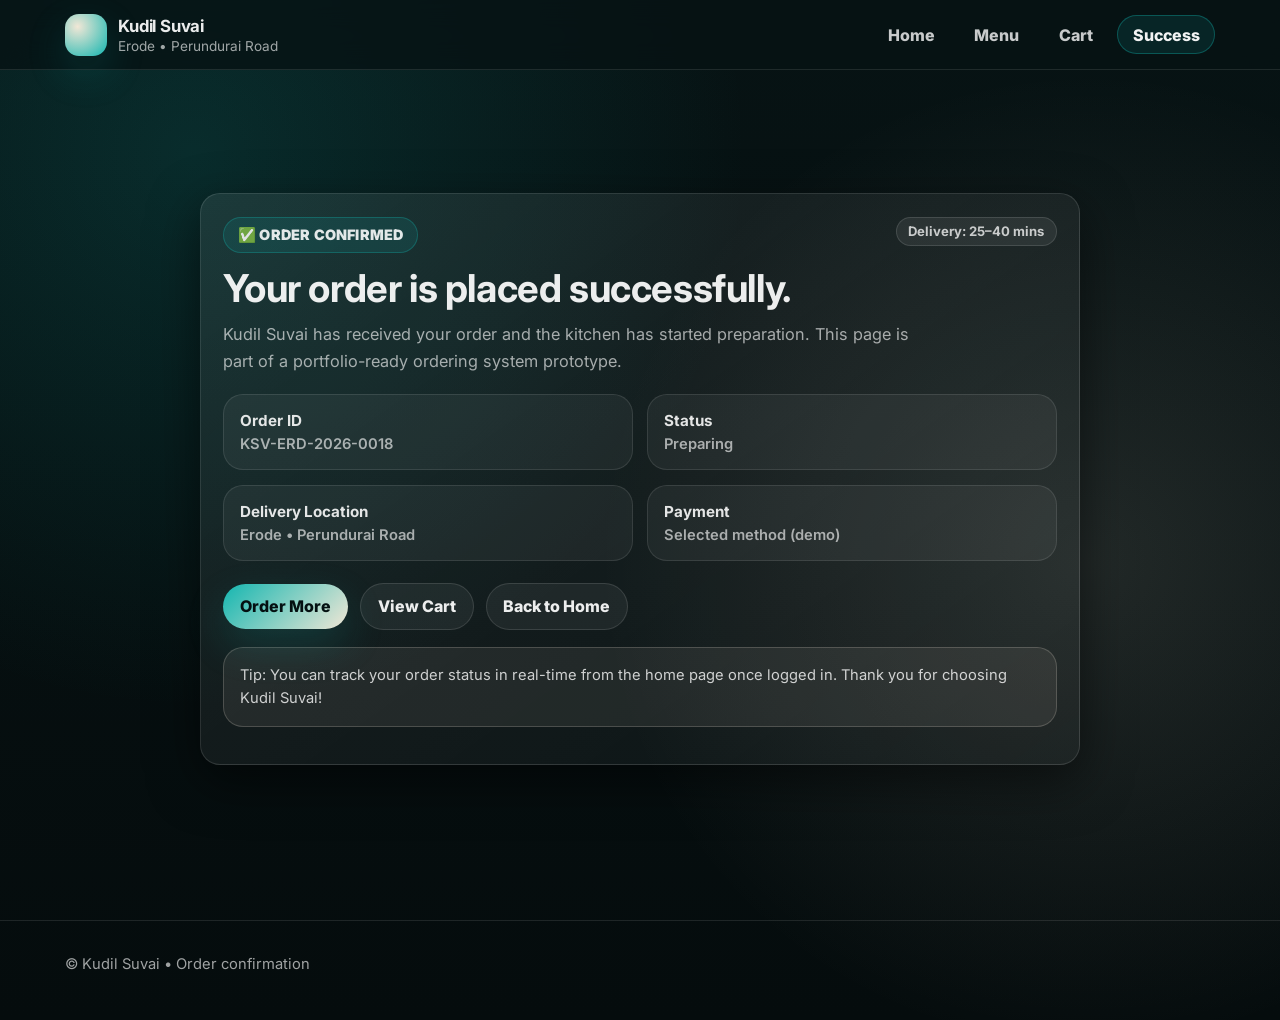
<file: success.html>
<!DOCTYPE html>
<html lang="en">
<head>
  <meta charset="UTF-8" />
  <meta name="viewport" content="width=device-width, initial-scale=1.0" />
  <title>Kudil Suvai • Order Confirmed</title>

  <link rel="stylesheet" href="base.css" />

  <style>
    .wrap{
      min-height: calc(100vh - 82px);
      display:flex;
      align-items:center;
      justify-content:center;
      padding: 2.2rem 0;
    }

    .box{
      width: min(880px, 92vw);
      padding: 1.4rem;
    }

    .status{
      display:flex;
      justify-content:space-between;
      gap: 1rem;
      flex-wrap:wrap;
      align-items:flex-start;
      margin-bottom: .9rem;
    }

    .okPill{
      display:inline-flex;
      align-items:center;
      gap:.55rem;
      padding:.5rem .85rem;
      border-radius:999px;
      border:1px solid rgba(19,182,176,.30);
      background: rgba(19,182,176,.12);
      color: rgba(255,255,255,.88);
      font-weight: 900;
      letter-spacing:.2px;
      font-size:.9rem;
    }

    .title{
      margin: .4rem 0 0;
      font-size: clamp(1.9rem, 3vw, 2.5rem);
      letter-spacing: -.4px;
      line-height: 1.12;
    }

    .sub{
      margin: .65rem 0 0;
      color: var(--muted);
      max-width: 70ch;
      font-size: 1.02rem;
      line-height: 1.65;
    }

    .grid{
      margin-top: 1.2rem;
      display:grid;
      grid-template-columns: 1fr 1fr;
      gap: .9rem;
    }

    .mini{
      padding: 1rem;
      border-radius: 20px;
      border:1px solid rgba(255,255,255,.10);
      background: rgba(255,255,255,.05);
    }

    .mini b{
      display:block;
      font-size: .95rem;
      color: rgba(255,255,255,.88);
      letter-spacing: -.1px;
    }

    .mini span{
      display:block;
      margin-top: .35rem;
      color: var(--muted);
      font-size: .92rem;
      font-weight: 600;
    }

    .cta{
      margin-top: 1.35rem;
      display:flex;
      gap:.75rem;
      flex-wrap:wrap;
      align-items:center;
    }

    .tip{
      margin-top: 1.1rem;
      padding: .95rem 1rem;
      border-radius: 20px;
      border:1px solid rgba(241,231,214,.20);
      background: rgba(241,231,214,.08);
      color: rgba(255,255,255,.78);
      font-size: .92rem;
      line-height: 1.6;
    }

    @media(max-width: 760px){
      .grid{ grid-template-columns: 1fr; }
    }
  </style>
</head>

<body>

  <!-- Navbar -->
  <header class="header">
    <div class="container topbar">
      <a class="brand" href="index.html">
        <div class="logoMark"></div>
        <div class="brandText">
          <b>Kudil Suvai</b>
          <small>Erode • Perundurai Road</small>
        </div>
      </a>

      <nav class="nav">
        <a href="index.html">Home</a>
        <a href="menu.html">Menu</a>
        <a href="cart.html">Cart</a>
        <a class="active" href="success.html">Success</a>
      </nav>
    </div>
  </header>

  <main class="wrap">
    <section class="card box" aria-label="Order confirmed">

      <div class="status">
        <span class="okPill">✅ ORDER CONFIRMED</span>
        <span class="badge">Delivery: 25–40 mins</span>
      </div>

      <h1 class="title">Your order is placed successfully.</h1>
      <p class="sub">
        Kudil Suvai has received your order and the kitchen has started preparation.
        This page is part of a portfolio-ready ordering system prototype.
      </p>

      <div class="grid">
        <div class="mini">
          <b>Order ID</b>
          <span>KSV-ERD-2026-0018</span>
        </div>

        <div class="mini">
          <b>Status</b>
          <span>Preparing</span>
        </div>

        <div class="mini">
          <b>Delivery Location</b>
          <span>Erode • Perundurai Road</span>
        </div>

        <div class="mini">
          <b>Payment</b>
          <span>Selected method (demo)</span>
        </div>
      </div>

      <div class="cta">
        <a class="btn primary" href="menu.html">Order More</a>
        <a class="btn" href="cart.html">View Cart</a>
        <a class="btn" href="index.html">Back to Home</a>
      </div>

        <p class="tip">
            Tip: You can track your order status in real-time from the home page
            once logged in. Thank you for choosing Kudil Suvai!
        </p>
        

    </section>
  </main>

  <footer class="footer">
    <div class="container">
      <p>© Kudil Suvai • Order confirmation</p>
    </div>
  </footer>

</body>
</html>
</file>
<file: base.css>
@import url('https://fonts.googleapis.com/css2?family=Inter:wght@400;500;600;700;800&display=swap');

:root{
  --bg:#071314;
  --panel:#0b1d1e;
  --card:rgba(255,255,255,.06);
  --border:rgba(255,255,255,.12);

  --text:rgba(255,255,255,.92);
  --muted:rgba(255,255,255,.62);

  --teal:#13b6b0;
  --beige:#f1e7d6;

  --danger:#ff4d6d;
  --shadow:0 16px 50px rgba(0,0,0,.52);
  --radius:20px;
}

*{ box-sizing:border-box; }
html{ scroll-behavior:smooth; }

body{
  margin:0;
  font-family: Inter, system-ui, Arial, sans-serif;
  background:
    radial-gradient(circle at 15% 15%, rgba(19,182,176,.16), transparent 40%),
    radial-gradient(circle at 85% 55%, rgba(241,231,214,.12), transparent 40%),
    linear-gradient(180deg, var(--bg), #050c0d);
  color:var(--text);
  min-height:100vh;
}

a{ text-decoration:none; color:inherit; }
.container{ width:min(1150px, 92vw); margin:0 auto; }

.card{
  border:1px solid var(--border);
  background: linear-gradient(145deg, rgba(255,255,255,.08), rgba(255,255,255,.03));
  border-radius: var(--radius);
  box-shadow: var(--shadow);
}

.badge{
  display:inline-flex;
  padding:.35rem .7rem;
  border-radius:999px;
  font-size:.82rem;
  border:1px solid rgba(255,255,255,.12);
  background: rgba(255,255,255,.07);
  color: rgba(255,255,255,.75);
  font-weight: 700;
}

/* Buttons */
.btn{
  cursor:pointer;
  border:1px solid var(--border);
  background:rgba(255,255,255,.06);
  color:var(--text);
  padding:.78rem 1.05rem;
  border-radius:999px;
  display:inline-flex;
  align-items:center;
  justify-content:center;
  font-weight:800;
  transition:transform .15s ease, background .15s ease, border-color .15s ease;
}
.btn:hover{
  transform: translateY(-1px);
  background:rgba(255,255,255,.10);
  border-color:rgba(255,255,255,.24);
}
.btn.primary{
  border:none;
  color:#041011;
  background: linear-gradient(135deg, var(--teal), var(--beige));
  box-shadow: 0 16px 40px rgba(19,182,176,.18);
}
.btn.primary:hover{ filter:brightness(1.03); }

/* Inputs */
.label{
  display:block;
  color:rgba(255,255,255,.72);
  font-size:.9rem;
  margin: 0 0 .35rem;
  font-weight: 700;
}
.input{
  width:100%;
  padding:.9rem 1rem;
  border-radius:16px;
  border:1px solid rgba(255,255,255,.14);
  background: rgba(0,0,0,.20);
  color:var(--text);
  outline:none;
  transition: border-color .15s ease, transform .15s ease;
}
.input:focus{
  border-color: rgba(19,182,176,.55);
  transform: translateY(-1px);
}

/* ===== NAVBAR (Swiggy-like) ===== */
.header{
  position: sticky;
  top: 0;
  z-index: 100;
  background: rgba(7,19,20,.78);
  backdrop-filter: blur(14px);
  border-bottom: 1px solid rgba(255,255,255,.10);
}

.topbar{
  display:flex;
  align-items:center;
  justify-content:space-between;
  gap: 1rem;
  padding: .85rem 0;
}

.brand{
  display:flex;
  align-items:center;
  gap: .7rem;
}

.logoMark{
  width: 42px;
  height: 42px;
  border-radius: 14px;
  background: radial-gradient(circle at 30% 30%, var(--beige), var(--teal));
  box-shadow: 0 16px 40px rgba(19,182,176,.18);
}

.brandText{
  display:flex;
  flex-direction:column;
  gap:.12rem;
}

.brandText b{ font-size: 1.05rem; letter-spacing: -.2px; }
.brandText small{ color: var(--muted); font-size: .85rem; }

.nav{
  display:flex;
  align-items:center;
  gap: .55rem;
}

.nav a{
  padding: .55rem .9rem;
  border-radius: 999px;
  color: rgba(255,255,255,.78);
  font-weight: 800;
  border: 1px solid transparent;
  transition: transform .15s ease, background .15s ease, border-color .15s ease;
}

.nav a:hover{
  transform: translateY(-1px);
  background: rgba(255,255,255,.08);
  color: rgba(255,255,255,.95);
}

.nav a.active{
  border-color: rgba(19,182,176,.35);
  background: rgba(19,182,176,.12);
  color: rgba(255,255,255,.95);
}

.navBtn{
  border: none !important;
  background: linear-gradient(135deg, var(--teal), var(--beige));
  color: #041011 !important;
}

.footer{
  margin-top: 2rem;
  padding: 1.2rem 0 2rem;
  border-top: 1px solid rgba(255,255,255,.10);
  color: var(--muted);
  font-size:.92rem;
}

@media(max-width: 700px){
  .brandText small{ display:none; }
  .nav{ gap:.3rem; }
  .nav a{ padding:.5rem .7rem; font-size:.92rem; }
}
</file>
<file: checkout.css>
/* checkout.css */

.checkHead{
  margin-top: 1.2rem;
  display:flex;
  justify-content:space-between;
  gap:1rem;
  align-items:flex-start;
}

.checkHead h1{
  margin:0;
  font-size: 1.6rem;
  letter-spacing:-.25px;
}

.checkHead p{
  margin:.35rem 0 0;
  color: var(--muted);
}

.checkLayout{
  margin-top: 1rem;
  display:grid;
  grid-template-columns: 1.1fr .9fr;
  gap: 1rem;
  align-items:start;
}

.panel{
  padding: 1.15rem;
}

.panel h2{
  margin:0;
  font-size: 1.15rem;
}

.form{
  margin-top: 1rem;
  display:grid;
  gap: .85rem;
}

.row2{
  display:grid;
  grid-template-columns: 1fr 1fr;
  gap: .75rem;
}

.select{
  width:100%;
  padding:.9rem 1rem;
  border-radius:16px;
  border:1px solid rgba(255,255,255,.14);
  background: rgba(0,0,0,.20);
  color: var(--text);
  outline:none;
}

.hr{
  margin: 1.05rem 0;
  height:1px;
  background: rgba(255,255,255,.10);
}

.payGrid{
  margin-top:.85rem;
  display:grid;
  gap:.65rem;
}

.payCard{
  display:flex;
  gap:.75rem;
  align-items:flex-start;
  padding: .9rem 1rem;
  border-radius: 20px;
  border:1px solid rgba(255,255,255,.10);
  background: rgba(255,255,255,.05);
  transition: transform .15s ease, border-color .15s ease;
}

.payCard:hover{
  transform: translateY(-2px);
  border-color: rgba(19,182,176,.35);
}

.payCard input{
  margin-top:.25rem;
  accent-color: var(--teal);
}

.payCard b{
  display:block;
  font-size: .98rem;
}

.payCard small{
  display:block;
  margin-top:.2rem;
  color: var(--muted);
  font-weight: 600;
}

/* Summary */
.summary{
  position: sticky;
  top: 88px;
  padding: 1.15rem;
}

.summary h2{
  margin:0;
  font-size: 1.15rem;
}

.line{
  display:flex;
  justify-content:space-between;
  gap: 1rem;
  margin-top: .7rem;
  color: rgba(255,255,255,.82);
}

.total{
  margin-top: .55rem;
  display:flex;
  justify-content:space-between;
  font-weight: 950;
  font-size: 1.07rem;
}

.placeBtn{
  width:100%;
  margin-top: 1rem;
}

.note{
  margin-top: .9rem;
  padding: .9rem 1rem;
  border-radius: 18px;
  border:1px solid rgba(241,231,214,.20);
  background: rgba(241,231,214,.08);
  color: rgba(255,255,255,.78);
  font-size: .92rem;
}

@media(max-width: 980px){
  .checkLayout{ grid-template-columns: 1fr; }
  .summary{ position:relative; top:auto; }
}
@media(max-width: 520px){
  .row2{ grid-template-columns: 1fr; }
}
</file>
<file: auth.css>
/* auth.css */

.authWrap{
  min-height: calc(100vh - 82px);
  display:flex;
  align-items:center;
  justify-content:center;
  padding: 2.2rem 0;
}

.authCard{
  width: min(980px, 92vw);
  overflow:hidden;
  display:grid;
  grid-template-columns: 1fr 1fr;
}

.authLeft{
  padding: 1.6rem;
  border-right: 1px solid rgba(255,255,255,.10);
  background:
    radial-gradient(circle at 25% 30%, rgba(19,182,176,.22), transparent 48%),
    radial-gradient(circle at 80% 35%, rgba(241,231,214,.16), transparent 45%),
    rgba(0,0,0,.16);
}

.authLeft .pill{
  display:inline-flex;
  gap:.5rem;
  align-items:center;
  padding:.45rem .8rem;
  border-radius:999px;
  border:1px solid rgba(255,255,255,.12);
  background: rgba(0,0,0,.18);
  color: rgba(255,255,255,.78);
  font-weight: 800;
  font-size:.86rem;
}

.authLeft h1{
  margin:.9rem 0 0;
  font-size: 2rem;
  letter-spacing: -.4px;
  line-height: 1.1;
}

.authLeft p{
  margin:.75rem 0 0;
  color: var(--muted);
  line-height: 1.7;
  max-width: 52ch;
}

.miniStats{
  margin-top: 1.2rem;
  display:grid;
  grid-template-columns: 1fr 1fr;
  gap: .8rem;
}

.miniStat{
  padding: .85rem;
  border-radius: 18px;
  border:1px solid rgba(255,255,255,.10);
  background: rgba(255,255,255,.05);
}

.miniStat b{
  display:block;
  font-size: 1.05rem;
}
.miniStat span{
  display:block;
  margin-top:.25rem;
  color: var(--muted);
  font-size:.9rem;
  font-weight: 600;
}

.authRight{
  padding: 1.6rem;
  background: rgba(255,255,255,.04);
}

.authRight h2{
  margin:0;
  font-size: 1.25rem;
  letter-spacing: -.2px;
}

.authRight p{
  margin:.45rem 0 0;
  color: var(--muted);
}

.form{
  margin-top: 1.05rem;
  display:grid;
  gap:.85rem;
}

.row2{
  display:grid;
  grid-template-columns: 1fr 1fr;
  gap: .75rem;
}

.formFooter{
  margin-top: .35rem;
  display:flex;
  justify-content:space-between;
  gap: 1rem;
  flex-wrap:wrap;
  align-items:center;
}

.helper{
  color: var(--muted);
  font-size:.92rem;
  font-weight: 600;
}

.helper a{
  color: rgba(241,231,214,.92);
  font-weight: 800;
}

@media(max-width: 900px){
  .authCard{ grid-template-columns: 1fr; }
  .authLeft{ border-right:none; border-bottom: 1px solid rgba(255,255,255,.10); }
}
@media(max-width: 520px){
  .row2{ grid-template-columns: 1fr; }
}
</file>
<file: menu.css>
/* menu.css (FULL FIXED VERSION) */

/* ---------- Page Head ---------- */
.menuHead{
  margin-top: 1.2rem;
  display:flex;
  justify-content:space-between;
  gap: 1rem;
  align-items:flex-start;
}

.menuHead h1{
  margin:0;
  font-size: 1.7rem;
  letter-spacing: -.2px;
}

.menuHead p{
  margin:.35rem 0 0;
  color: var(--muted);
}

.tools{
  display:flex;
  gap:.6rem;
  align-items:center;
  flex-wrap: wrap;
}

/* ---------- Category Icon Row (Swiggy-like) ---------- */
.catRow{
  margin-top: 1rem;
  display:flex;
  gap: .95rem;
  overflow-x: auto;
  padding: .35rem .2rem .7rem;
  scroll-snap-type: x mandatory;
}

.catRow::-webkit-scrollbar{ height: 8px; }
.catRow::-webkit-scrollbar-thumb{
  background: rgba(255,255,255,.10);
  border-radius: 999px;
}

.catBubble{
  scroll-snap-align: start;
  min-width: 104px;
  display:flex;
  flex-direction:column;
  align-items:center;
  gap:.5rem;
  padding:.55rem .55rem .7rem;
  border-radius: 18px;
  border:1px solid rgba(255,255,255,.10);
  background: rgba(255,255,255,.05);
  transition: transform .15s ease, border-color .15s ease;
}

.catBubble:hover{
  transform: translateY(-3px);
  border-color: rgba(19,182,176,.35);
}

.catImgWrap{
  width: 72px;
  height: 72px;
  border-radius: 999px;
  border:1px solid rgba(255,255,255,.12);
  background: rgba(0,0,0,.15);
  display:flex;
  align-items:center;
  justify-content:center;
  overflow:hidden; /* ✅ hides ugly icon background boxes */
}

.catImgWrap img{
  width: 80%;
  height: 80%;
  object-fit: cover;
  display:block;
}

.catBubble span{
  font-size:.9rem;
  font-weight: 800;
  color: rgba(241,231,214,.92);
}

/* ---------- Chips ---------- */
.chips{
  margin-top: 1rem;
  display:flex;
  flex-wrap:wrap;
  gap: .55rem;
}

.chip{
  padding:.55rem .85rem;
  border-radius:999px;
  border:1px solid rgba(255,255,255,.12);
  background: rgba(255,255,255,.06);
  color: rgba(255,255,255,.78);
  font-size:.92rem;
  font-weight: 700;
  transition: transform .15s ease, border-color .15s ease;
}

.chip:hover{
  transform: translateY(-2px);
  border-color: rgba(19,182,176,.35);
}

/* ---------- Section ---------- */
.section{
  margin-top: 1.6rem;
}

.sectionTitle{
  display:flex;
  justify-content:space-between;
  align-items:flex-end;
  gap: 1rem;
  margin-bottom: .75rem;
}

.sectionTitle h2{
  margin:0;
  font-size: 1.25rem;
}

.sectionTitle span{
  color: var(--muted);
  font-size:.95rem;
}

/* ---------- FIXED GRID (Swiggy style) ---------- */
.grid{
  display:grid;
  grid-template-columns: repeat(4,1fr);
  gap: 1rem;
}

@media(max-width: 1150px){
  .grid{ grid-template-columns: repeat(3,1fr); }
}
@media(max-width: 850px){
  .grid{ grid-template-columns: repeat(2,1fr); }
}
@media(max-width: 520px){
  .grid{ grid-template-columns: 1fr; }
}

/* ---------- Food Cards ---------- */
.foodCard{
  padding: 1rem;
  border-radius: var(--radius);
  border:1px solid rgba(255,255,255,.10);
  background: rgba(255,255,255,.05);
  transition: transform .15s ease, border-color .15s ease, background .15s ease;
}

.foodCard:hover{
  transform: translateY(-4px);
  border-color: rgba(19,182,176,.35);
  background: rgba(255,255,255,.06);
}

/* ✅ image wrapper fixed height to prevent HUGE photos */
.foodMedia{
  width: 100%;
  height: 165px;
  border-radius: 16px;
  border:1px solid rgba(255,255,255,.10);
  overflow:hidden;
  background: rgba(0,0,0,.12);
  margin-bottom: .85rem;
}

.foodMedia img{
  width:100%;
  height:100%;
  object-fit: cover;       /* ✅ crops long images */
  object-position: center; /* ✅ centered crop */
  display:block;
  transform: scale(1.02);
  transition: transform .2s ease;
}

.foodCard:hover .foodMedia img{
  transform: scale(1.06);
}

/* food title + price */
.foodTop{
  display:flex;
  justify-content:space-between;
  gap:.75rem;
  align-items:flex-start;
}

.foodCard h3{
  margin:0;
  font-size: 1.05rem;
  line-height: 1.25;
}

.price{
  font-weight: 900;
  color: rgba(241,231,214,.92);
  white-space: nowrap;
}

/* tags */
.meta{
  margin-top:.55rem;
  display:flex;
  gap:.5rem;
  flex-wrap:wrap;
}

.tag{
  display:inline-flex;
  padding:.25rem .6rem;
  border-radius:999px;
  border:1px solid rgba(255,255,255,.12);
  background: rgba(0,0,0,.12);
  font-size:.82rem;
  color: rgba(255,255,255,.75);
  font-weight: 700;
}

.tag.veg{
  border-color: rgba(19,182,176,.35);
  color: rgba(255,255,255,.86);
}

.tag.nveg{
  border-color: rgba(255,77,109,.40);
  color: rgba(255,255,255,.86);
}

/* text */
.desc{
  margin:.55rem 0 0;
  color: var(--muted);
  font-size:.94rem;
  min-height: 46px; /* keeps cards equal height */
}

.note{
  margin:.55rem 0 0;
  color: rgba(241,231,214,.80);
  font-size:.9rem;
  border-left: 3px solid rgba(241,231,214,.28);
  padding-left:.65rem;
}

/* action area */
.actions{
  margin-top: .95rem;
  display:flex;
  justify-content:space-between;
  gap:.8rem;
  align-items:center;
}

.qtyHint{
  color: var(--muted);
  font-size:.88rem;
  font-weight: 600;
}

/* ---------- Sticky Cart Bar ---------- */
.cartBar{
  position: sticky;
  bottom: 14px;
  margin-top: 1.7rem;
  padding: .9rem;
  border-radius: 18px;
  border: 1px solid rgba(255,255,255,.12);
  background: rgba(0,0,0,.35);
  backdrop-filter: blur(12px);
  display:flex;
  align-items:center;
  justify-content:space-between;
  gap: .75rem;
}

.cartBar b{ font-size: 1rem; }
.cartBar span{
  display:block;
  color: var(--muted);
  font-size:.9rem;
}
.cartBar button{
  padding:.55rem 1.1rem;
  border:none;
  border-radius: 8px;
  background: var(--accent);
  color: #111;
  font-size: 1rem;
  font-weight: 800;
  cursor:pointer;
  transition: background .2s ease;
}
</file>
